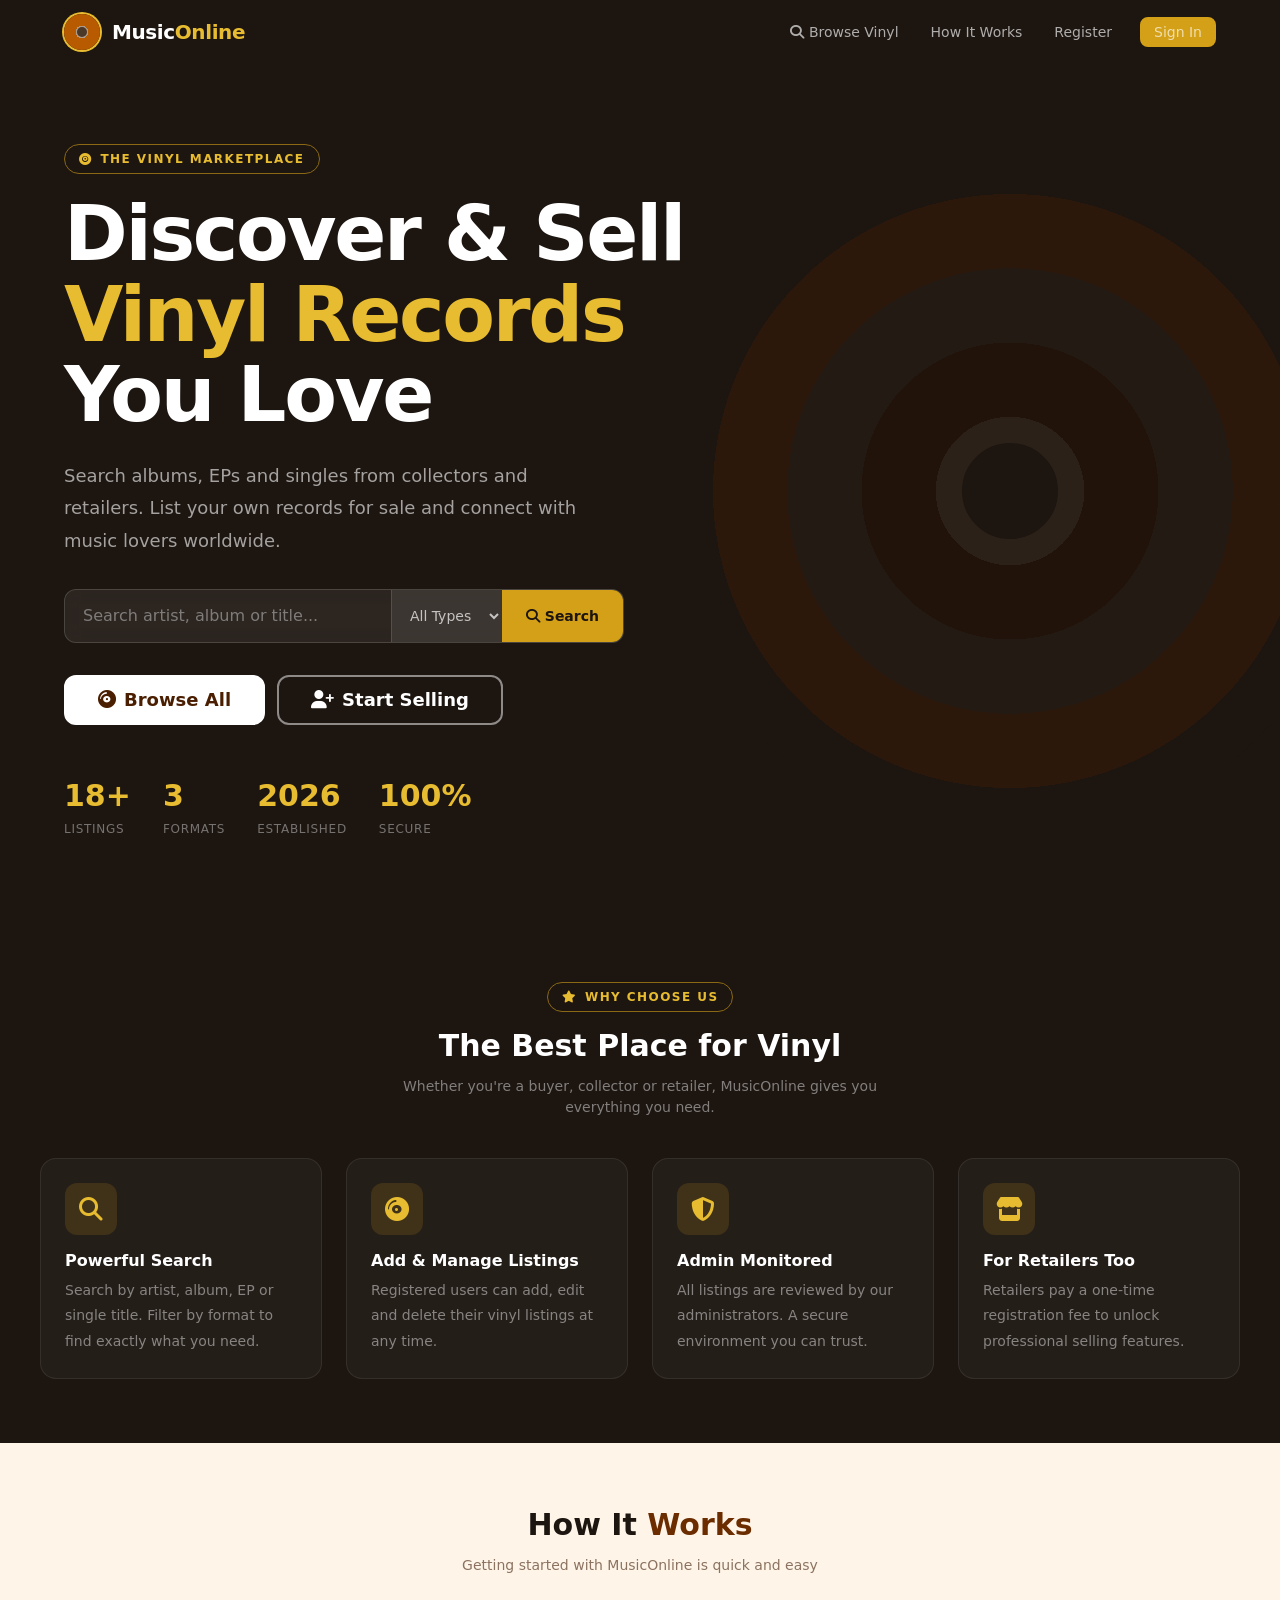
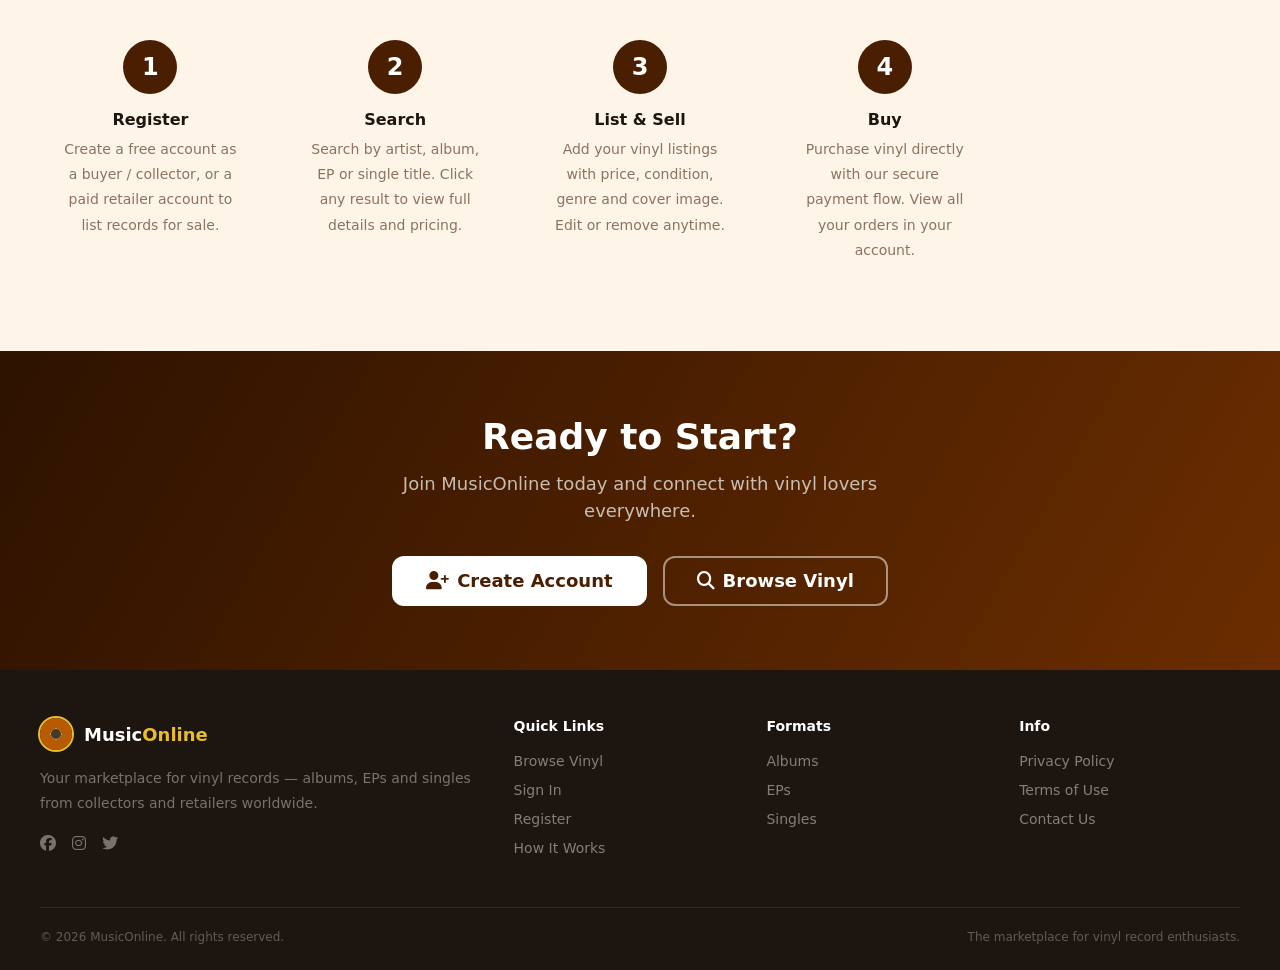
<file: frontend/index.html>
<!DOCTYPE html>
<html lang="en">
<head>
  <meta charset="UTF-8">
  <meta name="viewport" content="width=device-width, initial-scale=1.0">
  <title>MusicOnline</title>
  <script>
    var user  = localStorage.getItem('mo_user');
    var token = localStorage.getItem('mo_token');
    if (!user || !token) {
      window.location.href = 'pages/home.html';
    } else {
      window.location.href = 'pages/dashboard.html';
    }
  </script>
</head>
<body>
  <p style="font-family:sans-serif;text-align:center;padding:60px;color:#888">Redirecting...</p>
</body>
</html>
</file>
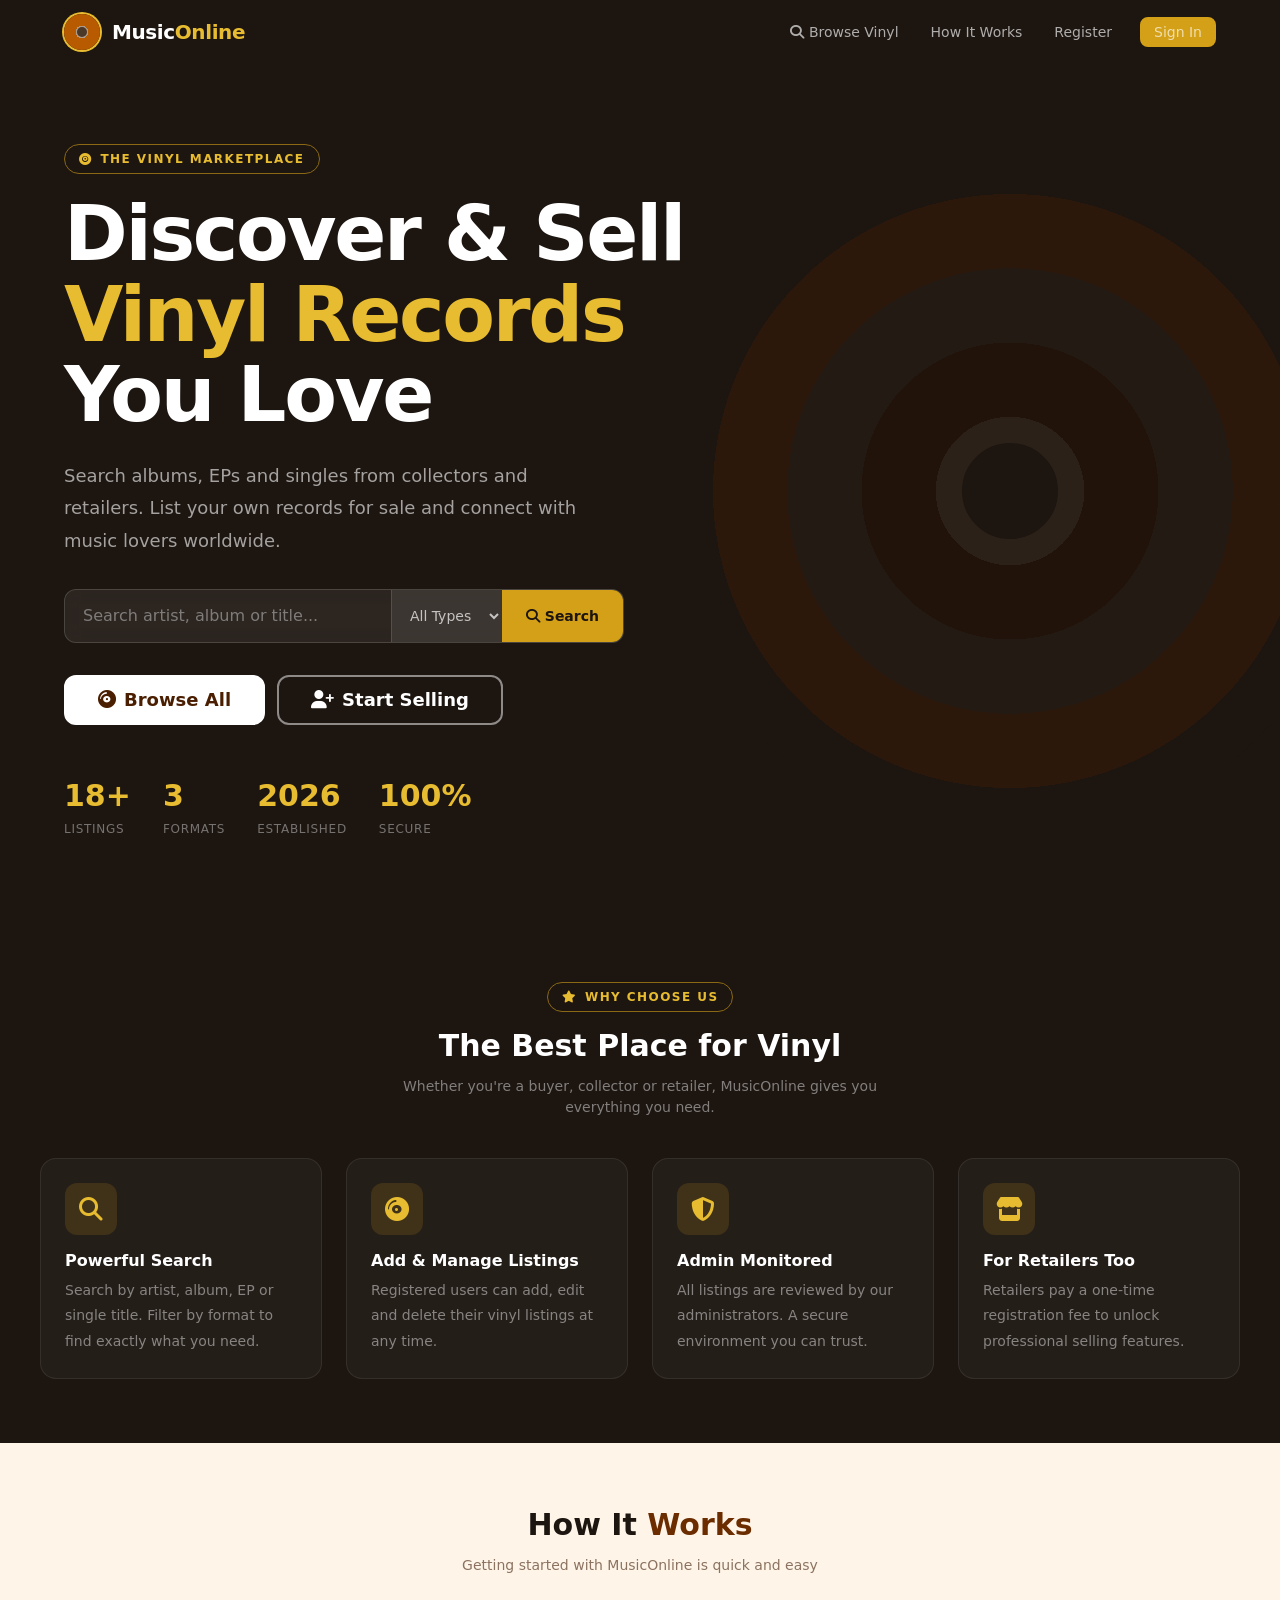
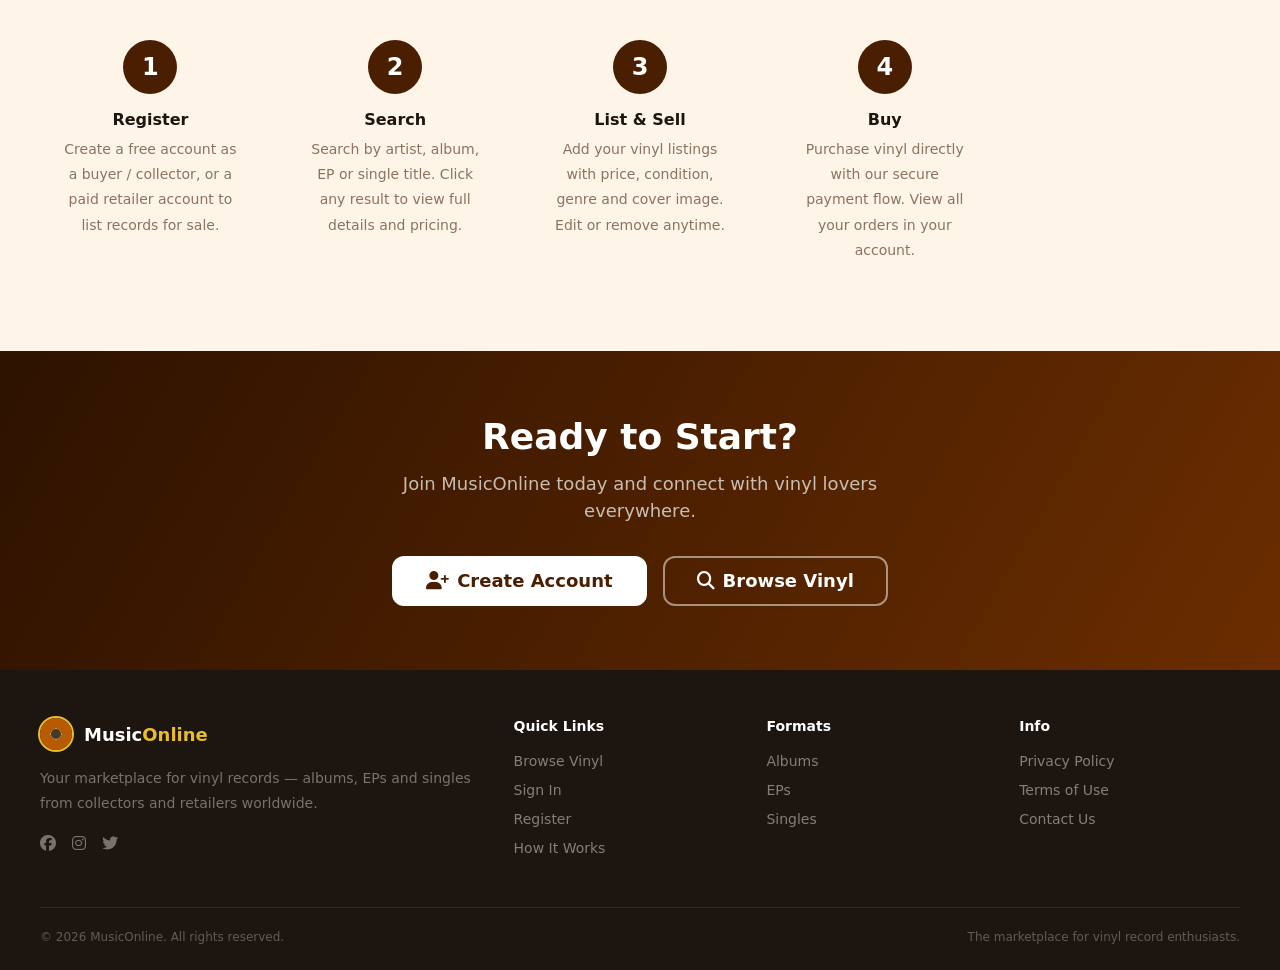
<file: frontend/pages/home.html>
<!DOCTYPE html>
<html lang="en">
<head>
  <meta charset="UTF-8">
  <meta name="viewport" content="width=device-width, initial-scale=1.0">
  <title>MusicOnline — Buy &amp; Sell Vinyl Records</title>
  <link rel="stylesheet" href="../css/variables.css">
  <link rel="stylesheet" href="../css/base.css">
  <link rel="stylesheet" href="../css/layout.css">
  <link rel="stylesheet" href="https://cdnjs.cloudflare.com/ajax/libs/font-awesome/6.5.1/css/all.min.css">
  <style>
    /* ── Hero ── */
    .hero {
      min-height: 620px;
      background: var(--neutral-900);
      color: #fff;
      display: flex; align-items: center;
      position: relative; overflow: hidden;
    }
    .hero-bg-disc {
      position: absolute; right: -80px; top: 50%; transform: translateY(-50%);
      width: 700px; height: 700px; border-radius: 50%;
      background: radial-gradient(circle at 50% 50%,
        var(--neutral-700)  0  15%,
        var(--brand-800)   15% 30%,
        var(--neutral-800) 30% 45%,
        var(--brand-700)   45% 60%,
        var(--neutral-900) 60% 75%,
        var(--brand-900)   75% 100%
      );
      opacity: .35;
    }
    .hero-bg-disc::after {
      content: ''; position: absolute; inset: 42%; border-radius: 50%;
      background: var(--neutral-900); border: 8px solid var(--neutral-700);
    }
    .hero-content {
      position: relative; z-index: 1;
      max-width: var(--container);
      margin: 0 auto; padding: var(--sp-20) var(--sp-6);
      width: 100%;
    }
    .hero-label {
      display: inline-flex; align-items: center; gap: var(--sp-2);
      font-size: var(--fs-xs); font-weight: var(--fw-semi);
      letter-spacing: .12em; text-transform: uppercase;
      color: var(--gold-400);
      border: 1px solid var(--gold-700);
      padding: 5px 14px; border-radius: var(--r-full);
      margin-bottom: var(--sp-5);
    }
    .hero-title {
      font-size: clamp(2.8rem, 6vw, 5rem);
      font-weight: var(--fw-black);
      line-height: 1.05; letter-spacing: -.03em;
      margin-bottom: var(--sp-6); max-width: 680px;
    }
    .hero-title em {
      font-style: normal;
      color: var(--gold-400);
    }
    .hero-sub {
      font-size: var(--fs-md); color: rgba(255,255,255,.6);
      line-height: var(--lh-loose); margin-bottom: var(--sp-8);
      max-width: 540px;
    }
    /* Search bar in hero */
    .hero-search {
      max-width: 560px;
      background: rgba(255,255,255,.07);
      border: 1.5px solid rgba(255,255,255,.15);
      border-radius: var(--r-lg);
      display: flex; overflow: hidden;
      margin-bottom: var(--sp-8);
      backdrop-filter: blur(8px);
    }
    .hero-search input {
      flex: 1; padding: 14px 18px;
      background: none; color: #fff;
      font-size: var(--fs-base); font-family: var(--font-ui);
    }
    .hero-search input::placeholder { color: rgba(255,255,255,.4); }
    .hero-search select {
      padding: 0 14px;
      background: rgba(255,255,255,.08);
      border-left: 1px solid rgba(255,255,255,.12);
      color: rgba(255,255,255,.7);
      font-size: var(--fs-sm);
      cursor: pointer;
    }
    .hero-search select option { background: var(--neutral-800); }
    .hero-search button {
      padding: 0 24px;
      background: var(--gold-500);
      color: var(--neutral-900);
      font-weight: var(--fw-bold);
      font-size: var(--fs-sm);
      cursor: pointer; white-space: nowrap;
      transition: background var(--ease-fast);
    }
    .hero-search button:hover { background: var(--gold-600); }
    .hero-cta { display: flex; gap: var(--sp-3); flex-wrap: wrap; }
    .hero-stats {
      display: flex; gap: var(--sp-8);
      margin-top: var(--sp-12); flex-wrap: wrap;
    }
    .hero-stat .val {
      font-size: var(--fs-2xl); font-weight: var(--fw-black);
      color: var(--gold-400);
    }
    .hero-stat .lbl { font-size: var(--fs-xs); color: rgba(255,255,255,.4); margin-top: 2px; text-transform: uppercase; letter-spacing: .06em; }

    /* ── Section titles ── */
    .section { padding: var(--sp-16) var(--sp-6); max-width: var(--container); margin: 0 auto; }
    .section-header { display: flex; align-items: center; justify-content: space-between; margin-bottom: var(--sp-8); flex-wrap: wrap; gap: var(--sp-3); }
    .section-title { font-size: var(--fs-2xl); font-weight: var(--fw-black); letter-spacing: -.02em; }
    .section-title span { color: var(--brand-500); }
    .section-subtitle { font-size: var(--fs-sm); color: var(--text-muted); margin-top: var(--sp-1); }

    /* ── Why choose us ── */
    .why-section { background: var(--neutral-900); color: #fff; padding: var(--sp-16) var(--sp-6); }
    .why-inner { max-width: var(--container); margin: 0 auto; }
    .why-grid { display: grid; grid-template-columns: repeat(auto-fill, minmax(240px,1fr)); gap: var(--sp-6); margin-top: var(--sp-10); }
    .why-card {
      background: rgba(255,255,255,.04);
      border: 1px solid rgba(255,255,255,.08);
      border-radius: var(--r-xl);
      padding: var(--sp-6);
      transition: border-color var(--ease-normal);
    }
    .why-card:hover { border-color: var(--gold-700); }
    .why-icon {
      width: 52px; height: 52px; border-radius: var(--r-lg);
      background: rgba(212,160,23,.15);
      color: var(--gold-400);
      display: flex; align-items: center; justify-content: center;
      font-size: var(--fs-xl); margin-bottom: var(--sp-4);
    }
    .why-card h3 { font-size: var(--fs-base); font-weight: var(--fw-semi); color: #fff; margin-bottom: var(--sp-2); }
    .why-card p { font-size: var(--fs-sm); color: rgba(255,255,255,.45); line-height: var(--lh-loose); }

    /* ── How it works ── */
    .how-section { background: var(--brand-50); padding: var(--sp-16) var(--sp-6); }
    .how-inner { max-width: var(--container); margin: 0 auto; }
    .how-steps { display: grid; grid-template-columns: repeat(auto-fill, minmax(220px,1fr)); gap: var(--sp-6); margin-top: var(--sp-10); }
    .how-step { text-align: center; padding: var(--sp-6); }
    .how-num {
      width: 54px; height: 54px; border-radius: 50%;
      background: var(--brand-700); color: var(--neutral-0);
      display: flex; align-items: center; justify-content: center;
      font-size: var(--fs-xl); font-weight: var(--fw-black);
      margin: 0 auto var(--sp-4);
    }
    .how-step h3 { font-size: var(--fs-base); font-weight: var(--fw-semi); color: var(--text-primary); margin-bottom: var(--sp-2); }
    .how-step p { font-size: var(--fs-sm); color: var(--text-muted); line-height: var(--lh-loose); }

    /* ── CTA band ── */
    .cta-band {
      background: linear-gradient(120deg, var(--brand-800), var(--brand-600));
      color: #fff; padding: var(--sp-16) var(--sp-6);
      text-align: center;
    }
    .cta-band h2 { font-size: var(--fs-3xl); font-weight: var(--fw-black); margin-bottom: var(--sp-3); }
    .cta-band p { font-size: var(--fs-md); opacity: .7; margin-bottom: var(--sp-8); max-width: 520px; margin-left: auto; margin-right: auto; }
    .cta-band-btns { display: flex; gap: var(--sp-4); justify-content: center; flex-wrap: wrap; }
  </style>
</head>
<body>

  <!-- Site Header -->
  <header class="site-header">
    <div class="header-inner">
      <a href="home.html" class="header-brand">
        <div class="header-disc"></div>
        <span class="header-logo-text">Music<span>Online</span></span>
      </a>
      <nav class="header-nav" id="header-nav">
        <a href="search.html"><i class="fas fa-search"></i> Browse Vinyl</a>
        <a href="#how">How It Works</a>
        <a href="login.html#register">Register</a>
        <a href="login.html" class="btn btn-gold btn-sm" style="margin-left:var(--sp-2)">Sign In</a>
      </nav>
    </div>
  </header>

  <!-- Hero -->
  <section class="hero">
    <div class="hero-bg-disc"></div>
    <div class="hero-content">
      <div class="hero-label"><i class="fas fa-record-vinyl"></i> The Vinyl Marketplace</div>
      <h1 class="hero-title">Discover &amp; Sell<br><em>Vinyl Records</em><br>You Love</h1>
      <p class="hero-sub">Search albums, EPs and singles from collectors and retailers. List your own records for sale and connect with music lovers worldwide.</p>

      <!-- Search form passes data via URL — Task 3 requirement -->
      <form class="hero-search" id="hero-search-form" onsubmit="return heroSearch(event)">
        <input type="text" id="hero-q" name="q" placeholder="Search artist, album or title..." autocomplete="off">
        <select id="hero-type" name="type">
          <option value="all">All Types</option>
          <option value="ALBUM">Album</option>
          <option value="EP">EP</option>
          <option value="SINGLE">Single</option>
        </select>
        <button type="submit"><i class="fas fa-search"></i> Search</button>
      </form>

      <div class="hero-cta">
        <a href="search.html" class="btn btn-white btn-lg"><i class="fas fa-compact-disc"></i> Browse All</a>
        <a href="login.html#register" class="btn btn-outline-white btn-lg"><i class="fas fa-user-plus"></i> Start Selling</a>
      </div>

      <div class="hero-stats">
        <div class="hero-stat"><div class="val" id="stat-listings">18+</div><div class="lbl">Listings</div></div>
        <div class="hero-stat"><div class="val">3</div><div class="lbl">Formats</div></div>
        <div class="hero-stat"><div class="val">2026</div><div class="lbl">Established</div></div>
        <div class="hero-stat"><div class="val">100%</div><div class="lbl">Secure</div></div>
      </div>
    </div>
  </section>



  <!-- Why MusicOnline -->
  <section class="why-section">
    <div class="why-inner">
      <div style="text-align:center">
        <div class="hero-label" style="justify-content:center;margin-bottom:var(--sp-4)"><i class="fas fa-star"></i> Why Choose Us</div>
        <h2 style="font-size:var(--fs-2xl);font-weight:var(--fw-black);color:#fff;margin-bottom:var(--sp-3)">The Best Place for Vinyl</h2>
        <p style="color:rgba(255,255,255,.45);max-width:540px;margin:0 auto;font-size:var(--fs-sm)">Whether you're a buyer, collector or retailer, MusicOnline gives you everything you need.</p>
      </div>
      <div class="why-grid">
        <div class="why-card">
          <div class="why-icon"><i class="fas fa-search"></i></div>
          <h3>Powerful Search</h3>
          <p>Search by artist, album, EP or single title. Filter by format to find exactly what you need.</p>
        </div>
        <div class="why-card">
          <div class="why-icon"><i class="fas fa-compact-disc"></i></div>
          <h3>Add &amp; Manage Listings</h3>
          <p>Registered users can add, edit and delete their vinyl listings at any time.</p>
        </div>
        <div class="why-card">
          <div class="why-icon"><i class="fas fa-shield-alt"></i></div>
          <h3>Admin Monitored</h3>
          <p>All listings are reviewed by our administrators. A secure environment you can trust.</p>
        </div>
        <div class="why-card">
          <div class="why-icon"><i class="fas fa-store"></i></div>
          <h3>For Retailers Too</h3>
          <p>Retailers pay a one-time registration fee to unlock professional selling features.</p>
        </div>
      </div>
    </div>
  </section>

  <!-- How It Works -->
  <section class="how-section" id="how">
    <div class="how-inner">
      <div style="text-align:center">
        <h2 style="font-size:var(--fs-2xl);font-weight:var(--fw-black);margin-bottom:var(--sp-3)">How It <span style="color:var(--brand-600)">Works</span></h2>
        <p style="color:var(--text-muted);max-width:480px;margin:0 auto;font-size:var(--fs-sm)">Getting started with MusicOnline is quick and easy</p>
      </div>
      <div class="how-steps">
        <div class="how-step">
          <div class="how-num">1</div>
          <h3>Register</h3>
          <p>Create a free account as a buyer / collector, or a paid retailer account to list records for sale.</p>
        </div>
        <div class="how-step">
          <div class="how-num">2</div>
          <h3>Search</h3>
          <p>Search by artist, album, EP or single title. Click any result to view full details and pricing.</p>
        </div>
        <div class="how-step">
          <div class="how-num">3</div>
          <h3>List &amp; Sell</h3>
          <p>Add your vinyl listings with price, condition, genre and cover image. Edit or remove anytime.</p>
        </div>
          <div class="how-step">
          <div class="how-num">4</div>
          <h3>Buy</h3>
          <p>Purchase vinyl directly with our secure payment flow. View all your orders in your account.</p>
        </div>
      </div>
    </div>
  </section>

  <!-- CTA Band -->
  <section class="cta-band">
    <h2>Ready to Start?</h2>
    <p>Join MusicOnline today and connect with vinyl lovers everywhere.</p>
    <div class="cta-band-btns">
      <a href="login.html#register" class="btn btn-white btn-lg"><i class="fas fa-user-plus"></i> Create Account</a>
      <a href="search.html" class="btn btn-outline-white btn-lg"><i class="fas fa-search"></i> Browse Vinyl</a>
    </div>
  </section>

  <!-- Footer -->
  <footer class="site-footer">
    <div class="footer-grid">
      <div class="footer-col">
        <div style="display:flex;align-items:center;gap:var(--sp-3);margin-bottom:var(--sp-4)">
          <div class="header-disc" style="width:32px;height:32px"></div>
          <span style="font-weight:var(--fw-bold);color:var(--neutral-0);font-size:var(--fs-md)">Music<span style="color:var(--gold-400)">Online</span></span>
        </div>
        <p class="footer-desc">Your marketplace for vinyl records — albums, EPs and singles from collectors and retailers worldwide.</p>
        <div class="footer-social">
          <a href="#"><i class="fab fa-facebook"></i></a>
          <a href="#"><i class="fab fa-instagram"></i></a>
          <a href="#"><i class="fab fa-twitter"></i></a>
        </div>
      </div>
      <div class="footer-col">
        <h4>Quick Links</h4>
        <a href="search.html">Browse Vinyl</a>
        <a href="login.html">Sign In</a>
        <a href="login.html#register">Register</a>
        <a href="#how">How It Works</a>
      </div>
      <div class="footer-col">
        <h4>Formats</h4>
        <a href="search.html?type=ALBUM">Albums</a>
        <a href="search.html?type=EP">EPs</a>
        <a href="search.html?type=SINGLE">Singles</a>
      </div>
      <div class="footer-col">
        <h4>Info</h4>
        <a href="#">Privacy Policy</a>
        <a href="#">Terms of Use</a>
        <a href="mailto:info@musiconline.com">Contact Us</a>
      </div>
    </div>
    <div class="footer-bottom">
      <span>&copy; 2026 MusicOnline. All rights reserved.</span>
      <span>The marketplace for vinyl record enthusiasts.</span>
    </div>
  </footer>

  <script src="../js/api-base.js"></script>
  <script src="../js/app.js"></script>
  <script>
    // Passing data via URL — Task 3 requirement
    function heroSearch(e) {
      e.preventDefault();
      var q    = document.getElementById('hero-q').value.trim();
      var type = document.getElementById('hero-type').value;
      var url  = 'search.html?';
      if (q)              url += 'q=' + encodeURIComponent(q) + '&';
      if (type !== 'all') url += 'type=' + encodeURIComponent(type) + '&';
      window.location.href = url.replace(/&$/, '');
      return false;
    }

    // Update auth nav if logged in
    var _u = moGetUser ? moGetUser() : null;
    if (_u && _u.loggedIn) {
      var nav = document.getElementById('header-nav');
      var signInBtn = nav.querySelector('a.btn-gold');
      if (signInBtn) { signInBtn.href = 'dashboard.html'; signInBtn.innerHTML = '<i class="fas fa-tachometer-alt"></i> Dashboard'; }
    }

  </script>
</body>
</html>
</file>
<file: frontend/css/variables.css>
/* ═══════════════════════════════════════════════════════
   MusicOnline — Design Tokens
   Vinyl Record Store theme: warm cream, deep brown, gold
   ═══════════════════════════════════════════════════════ */

:root {
  /* ── Brand palette ── */
  --brand-900: #1a0a00;
  --brand-800: #2d1200;
  --brand-700: #4a1e00;
  --brand-600: #6b2d00;
  --brand-500: #8b3a00;
  --brand-400: #b85a00;
  --brand-300: #e07820;
  --brand-200: #f0a050;
  --brand-100: #f8d4a0;
  --brand-50:  #fef5e8;

  /* ── Gold accent ── */
  --gold-700:  #8b6914;
  --gold-600:  #b8890e;
  --gold-500:  #d4a017;
  --gold-400:  #e8bc30;
  --gold-300:  #f5d060;
  --gold-100:  #fef7d0;

  /* ── Neutrals ── */
  --neutral-950: #0a0804;
  --neutral-900: #1c1510;
  --neutral-800: #2e241a;
  --neutral-700: #4a3828;
  --neutral-600: #6b5540;
  --neutral-500: #8c7260;
  --neutral-400: #b09a88;
  --neutral-300: #cfc0b0;
  --neutral-200: #e5d8cc;
  --neutral-100: #f2ece4;
  --neutral-50:  #faf7f3;
  --neutral-0:   #ffffff;

  /* ── Semantic colours ── */
  --clr-primary:     var(--brand-700);
  --clr-primary-dk:  var(--brand-900);
  --clr-accent:      var(--gold-500);
  --clr-accent-lt:   var(--gold-100);
  --clr-success:     #2d7a3a;
  --clr-warning:     #c27d00;
  --clr-error:       #b83232;
  --clr-info:        #1a5f8a;

  /* ── Text ── */
  --text-primary:    var(--neutral-900);
  --text-secondary:  var(--neutral-700);
  --text-muted:      var(--neutral-500);
  --text-inverse:    var(--neutral-0);
  --text-on-brand:   var(--gold-300);

  /* ── Backgrounds ── */
  --bg-page:         var(--neutral-50);
  --bg-card:         var(--neutral-0);
  --bg-header:       var(--neutral-900);
  --bg-footer:       var(--neutral-900);
  --bg-sidebar:      var(--neutral-800);
  --bg-input:        var(--neutral-0);

  /* ── Typography ── */
  --font-body:    'Georgia', 'Times New Roman', serif;
  --font-ui:      'Segoe UI', system-ui, -apple-system, sans-serif;
  --font-mono:    'Consolas', 'Courier New', monospace;

  --fs-xs:    0.75rem;
  --fs-sm:    0.875rem;
  --fs-base:  1rem;
  --fs-md:    1.125rem;
  --fs-lg:    1.25rem;
  --fs-xl:    1.5rem;
  --fs-2xl:   1.875rem;
  --fs-3xl:   2.25rem;
  --fs-4xl:   3rem;

  --fw-normal:  400;
  --fw-medium:  500;
  --fw-semi:    600;
  --fw-bold:    700;
  --fw-black:   900;

  --lh-tight:   1.2;
  --lh-normal:  1.5;
  --lh-loose:   1.8;

  /* ── Spacing ── */
  --sp-1:  0.25rem;
  --sp-2:  0.5rem;
  --sp-3:  0.75rem;
  --sp-4:  1rem;
  --sp-5:  1.25rem;
  --sp-6:  1.5rem;
  --sp-8:  2rem;
  --sp-10: 2.5rem;
  --sp-12: 3rem;
  --sp-16: 4rem;
  --sp-20: 5rem;

  /* ── Radii ── */
  --r-sm:   4px;
  --r-md:   8px;
  --r-lg:   12px;
  --r-xl:   16px;
  --r-2xl:  24px;
  --r-full: 9999px;

  /* ── Shadows ── */
  --shadow-sm:  0 1px 3px rgba(26,10,0,.08);
  --shadow-md:  0 4px 12px rgba(26,10,0,.12);
  --shadow-lg:  0 8px 24px rgba(26,10,0,.16);
  --shadow-xl:  0 16px 48px rgba(26,10,0,.20);

  /* ── Transitions ── */
  --ease-fast:    150ms ease;
  --ease-normal:  250ms ease;
  --ease-slow:    400ms ease;

  /* ── Layout ── */
  --container:    1200px;
  --sidebar-w:    260px;
  --topbar-h:     64px;
}
</file>
<file: frontend/css/base.css>
/* ═══════════════════════════
   MusicOnline — Base / Reset
   ═══════════════════════════ */

*, *::before, *::after { box-sizing: border-box; margin: 0; padding: 0; }

html { scroll-behavior: smooth; font-size: 16px; }

body {
  font-family: var(--font-ui);
  font-size: var(--fs-base);
  color: var(--text-primary);
  background: var(--bg-page);
  line-height: var(--lh-normal);
  -webkit-font-smoothing: antialiased;
}

a { color: inherit; text-decoration: none; }
img, svg { display: block; max-width: 100%; }
button, input, select, textarea {
  font: inherit;
  border: none;
  outline: none;
  background: none;
}
ul, ol { list-style: none; }
h1,h2,h3,h4,h5,h6 { font-family: var(--font-ui); line-height: var(--lh-tight); }

/* ── Scrollbar ── */
::-webkit-scrollbar { width: 6px; height: 6px; }
::-webkit-scrollbar-track { background: var(--neutral-100); }
::-webkit-scrollbar-thumb { background: var(--neutral-300); border-radius: var(--r-full); }
::-webkit-scrollbar-thumb:hover { background: var(--neutral-400); }

/* ── Focus visible ── */
:focus-visible { outline: 2px solid var(--clr-accent); outline-offset: 2px; }

/* ── Container ── */
.container {
  max-width: var(--container);
  margin: 0 auto;
  padding: 0 var(--sp-6);
}

/* ══════════════════
   Utility classes
   ══════════════════ */
.truncate { white-space: nowrap; overflow: hidden; text-overflow: ellipsis; }
.sr-only { position: absolute; width: 1px; height: 1px; overflow: hidden; clip: rect(0,0,0,0); }
.text-center { text-align: center; }
.text-muted { color: var(--text-muted); }

/* ── Grid helpers ── */
.grid-2 { display: grid; grid-template-columns: 1fr 1fr; gap: var(--sp-4); }
.grid-3 { display: grid; grid-template-columns: repeat(3,1fr); gap: var(--sp-4); }
.grid-4 { display: grid; grid-template-columns: repeat(4,1fr); gap: var(--sp-4); }

/* ── Flex helpers ── */
.flex { display: flex; }
.flex-center { display: flex; align-items: center; justify-content: center; }
.gap-2 { gap: var(--sp-2); }
.gap-4 { gap: var(--sp-4); }

/* ══════════════════
   Buttons
   ══════════════════ */
.btn {
  display: inline-flex;
  align-items: center;
  justify-content: center;
  gap: var(--sp-2);
  padding: 10px 22px;
  font-size: var(--fs-sm);
  font-weight: var(--fw-semi);
  border-radius: var(--r-md);
  cursor: pointer;
  transition: all var(--ease-fast);
  white-space: nowrap;
  border: 2px solid transparent;
  text-decoration: none;
  line-height: 1;
}
.btn:disabled { opacity: .5; cursor: not-allowed; }

/* Primary */
.btn-primary {
  background: var(--brand-700);
  color: var(--neutral-0);
  border-color: var(--brand-700);
}
.btn-primary:hover:not(:disabled) {
  background: var(--brand-800);
  border-color: var(--brand-800);
  transform: translateY(-1px);
  box-shadow: var(--shadow-md);
}

/* Gold accent */
.btn-gold {
  background: var(--gold-500);
  color: var(--neutral-900);
  border-color: var(--gold-500);
}
.btn-gold:hover:not(:disabled) {
  background: var(--gold-600);
  border-color: var(--gold-600);
  transform: translateY(-1px);
  box-shadow: var(--shadow-md);
}

/* Outline */
.btn-outline {
  background: transparent;
  color: var(--brand-700);
  border-color: var(--brand-700);
}
.btn-outline:hover:not(:disabled) {
  background: var(--brand-700);
  color: var(--neutral-0);
}

/* Ghost */
.btn-ghost {
  background: transparent;
  color: var(--text-secondary);
  border-color: var(--neutral-300);
}
.btn-ghost:hover:not(:disabled) {
  background: var(--neutral-100);
  color: var(--text-primary);
}

/* Danger */
.btn-danger {
  background: var(--clr-error);
  color: #fff;
  border-color: var(--clr-error);
}
.btn-danger:hover:not(:disabled) { background: #922020; border-color: #922020; }

/* Sizes */
.btn-sm { padding: 7px 14px; font-size: var(--fs-xs); border-radius: var(--r-sm); }
.btn-lg { padding: 14px 32px; font-size: var(--fs-md); border-radius: var(--r-lg); }
.btn-icon { padding: 8px; aspect-ratio: 1; }

/* White on dark bg */
.btn-white {
  background: var(--neutral-0);
  color: var(--brand-700);
  border-color: var(--neutral-0);
}
.btn-white:hover:not(:disabled) { background: var(--neutral-100); }

.btn-outline-white {
  background: transparent;
  color: var(--neutral-0);
  border-color: rgba(255,255,255,.5);
}
.btn-outline-white:hover:not(:disabled) {
  background: rgba(255,255,255,.15);
  border-color: #fff;
}

/* ══════════════════
   Badges
   ══════════════════ */
.badge {
  display: inline-flex;
  align-items: center;
  padding: 3px 10px;
  font-size: var(--fs-xs);
  font-weight: var(--fw-semi);
  border-radius: var(--r-full);
  letter-spacing: .03em;
  white-space: nowrap;
}
.badge-album   { background: #e8edf8; color: #1e3a8a; }
.badge-ep      { background: #e8f5e9; color: #1b5e20; }
.badge-single  { background: #fff3e0; color: #7b4200; }
.badge-admin   { background: #fce4ec; color: #8b0000; }
.badge-retailer{ background: #fff8e1; color: #5a4000; }
.badge-user    { background: var(--neutral-100); color: var(--neutral-700); }
.badge-active  { background: #e8f5e9; color: #1b5e20; }
.badge-disabled{ background: #fce4ec; color: #8b0000; }
.badge-neutral { background: var(--neutral-100); color: var(--neutral-600); }

/* ══════════════════
   Forms
   ══════════════════ */
.form-group { display: flex; flex-direction: column; gap: var(--sp-1); }

.form-label {
  font-size: var(--fs-sm);
  font-weight: var(--fw-semi);
  color: var(--text-secondary);
  letter-spacing: .02em;
}

.form-input,
.form-select,
.form-textarea {
  width: 100%;
  padding: 10px 14px;
  background: var(--bg-input);
  border: 1.5px solid var(--neutral-300);
  border-radius: var(--r-md);
  color: var(--text-primary);
  font-size: var(--fs-sm);
  transition: border-color var(--ease-fast), box-shadow var(--ease-fast);
}
.form-input:focus,
.form-select:focus,
.form-textarea:focus {
  border-color: var(--brand-500);
  box-shadow: 0 0 0 3px rgba(107,45,0,.12);
  outline: none;
}
.form-input::placeholder,
.form-textarea::placeholder { color: var(--neutral-400); }
.form-textarea { resize: vertical; min-height: 90px; }
.form-select { cursor: pointer; }
.form-hint { font-size: var(--fs-xs); color: var(--text-muted); }
.form-error-msg { font-size: var(--fs-xs); color: var(--clr-error); font-weight: var(--fw-medium); }

.form-input-wrap { position: relative; }
.form-input-wrap .icon {
  position: absolute; left: 12px; top: 50%; transform: translateY(-50%);
  color: var(--neutral-400); pointer-events: none;
}
.form-input-wrap input { padding-left: 38px; }
.input-toggle-btn {
  position: absolute; right: 10px; top: 50%; transform: translateY(-50%);
  color: var(--neutral-400); cursor: pointer; padding: 4px;
  background: none; border: none; font-size: var(--fs-sm);
}

/* ══════════════════
   Cards
   ══════════════════ */
.card {
  background: var(--bg-card);
  border: 1px solid var(--neutral-200);
  border-radius: var(--r-xl);
  padding: var(--sp-6);
  box-shadow: var(--shadow-sm);
}
.card-hover:hover {
  box-shadow: var(--shadow-md);
  transform: translateY(-2px);
  transition: all var(--ease-normal);
}

/* ══════════════════
   Tables
   ══════════════════ */
.table-wrap { overflow-x: auto; border-radius: var(--r-lg); border: 1px solid var(--neutral-200); }
.table { width: 100%; border-collapse: collapse; font-size: var(--fs-sm); }
.table thead { background: var(--neutral-900); }
.table thead th {
  padding: 12px 16px;
  text-align: left;
  color: rgba(255,255,255,.7);
  font-size: var(--fs-xs);
  font-weight: var(--fw-semi);
  letter-spacing: .07em;
  text-transform: uppercase;
  white-space: nowrap;
}
.table tbody tr { border-bottom: 1px solid var(--neutral-100); transition: background var(--ease-fast); }
.table tbody tr:last-child { border-bottom: none; }
.table tbody tr:hover { background: var(--brand-50); }
.table td { padding: 12px 16px; color: var(--text-secondary); vertical-align: middle; }
.table td strong { color: var(--text-primary); font-weight: var(--fw-semi); }

/* ══════════════════
   Toast
   ══════════════════ */
#toast-container {
  position: fixed; bottom: var(--sp-6); right: var(--sp-6);
  z-index: 9999; display: flex; flex-direction: column; gap: var(--sp-2);
  pointer-events: none;
}
.toast {
  display: flex; align-items: center; gap: var(--sp-2);
  padding: 12px 18px;
  background: var(--neutral-900);
  color: var(--neutral-0);
  border-radius: var(--r-lg);
  font-size: var(--fs-sm);
  font-weight: var(--fw-medium);
  box-shadow: var(--shadow-lg);
  pointer-events: auto;
  animation: slideUp .25s ease;
  max-width: 360px;
}
.toast-success { background: var(--clr-success); }
.toast-error   { background: var(--clr-error); }
.toast-warning { background: var(--clr-warning); }
@keyframes slideUp {
  from { opacity: 0; transform: translateY(12px); }
  to   { opacity: 1; transform: translateY(0); }
}

/* ══════════════════
   Spinner
   ══════════════════ */
.spinner {
  width: 36px; height: 36px;
  border: 3px solid var(--neutral-200);
  border-top-color: var(--brand-500);
  border-radius: 50%;
  animation: spin .7s linear infinite;
}
@keyframes spin { to { transform: rotate(360deg); } }

/* ══════════════════
   Empty state
   ══════════════════ */
.empty-state {
  padding: var(--sp-12) var(--sp-6);
  text-align: center;
  color: var(--text-muted);
}
.empty-state .icon { font-size: 3rem; margin-bottom: var(--sp-4); opacity: .4; }
.empty-state h3 { font-size: var(--fs-lg); font-weight: var(--fw-semi); margin-bottom: var(--sp-2); color: var(--text-secondary); }
.empty-state p { font-size: var(--fs-sm); }

/* ══════════════════
   Pagination
   ══════════════════ */
.pagination {
  display: flex; align-items: center; justify-content: center;
  gap: var(--sp-2); padding: var(--sp-4) 0; flex-wrap: wrap;
}
.page-btn {
  min-width: 36px; height: 36px;
  padding: 0 var(--sp-3);
  border: 1.5px solid var(--neutral-300);
  border-radius: var(--r-md);
  font-size: var(--fs-sm);
  font-weight: var(--fw-medium);
  color: var(--text-secondary);
  cursor: pointer;
  transition: all var(--ease-fast);
  background: var(--neutral-0);
}
.page-btn:hover:not(:disabled) { border-color: var(--brand-500); color: var(--brand-700); background: var(--brand-50); }
.page-btn.active { background: var(--brand-700); color: #fff; border-color: var(--brand-700); }
.page-btn:disabled { opacity: .4; cursor: not-allowed; }

/* ══════════════════
   Modal
   ══════════════════ */
.modal-overlay {
  position: fixed; inset: 0;
  background: rgba(0,0,0,.55);
  display: flex; align-items: center; justify-content: center;
  z-index: 1000; padding: var(--sp-4);
  backdrop-filter: blur(3px);
}
.modal {
  background: var(--bg-card);
  border-radius: var(--r-xl);
  box-shadow: var(--shadow-xl);
  max-width: 560px; width: 100%;
  max-height: 90vh; overflow-y: auto;
}
.modal-header {
  display: flex; align-items: center; justify-content: space-between;
  padding: var(--sp-5) var(--sp-6);
  border-bottom: 1px solid var(--neutral-200);
}
.modal-title { font-size: var(--fs-lg); font-weight: var(--fw-bold); color: var(--text-primary); }
.modal-close {
  width: 32px; height: 32px; border-radius: var(--r-full);
  display: flex; align-items: center; justify-content: center;
  cursor: pointer; color: var(--text-muted);
  transition: all var(--ease-fast);
  background: none; border: none; font-size: var(--fs-md);
}
.modal-close:hover { background: var(--neutral-100); color: var(--text-primary); }
.modal-body { padding: var(--sp-6); }
.modal-footer {
  padding: var(--sp-4) var(--sp-6);
  border-top: 1px solid var(--neutral-200);
  display: flex; justify-content: flex-end; gap: var(--sp-3);
}

/* ══════════════════
   Vinyl cards (reusable)
   ══════════════════ */
.vinyl-grid {
  display: grid;
  grid-template-columns: repeat(auto-fill, minmax(200px, 1fr));
  gap: var(--sp-5);
}

.vinyl-card {
  background: var(--bg-card);
  border: 1px solid var(--neutral-200);
  border-radius: var(--r-xl);
  overflow: hidden;
  cursor: pointer;
  transition: all var(--ease-normal);
  position: relative;
}
.vinyl-card:hover {
  box-shadow: var(--shadow-lg);
  transform: translateY(-4px);
  border-color: var(--brand-300);
}
.vinyl-card-img {
  height: 160px;
  background: linear-gradient(135deg, var(--brand-800), var(--neutral-700));
  display: flex; align-items: center; justify-content: center;
  color: rgba(255,255,255,.25);
  font-size: 3.5rem;
  overflow: hidden;
  position: relative;
}
.vinyl-card-img::after {
  content: '';
  position: absolute; inset: 0;
  background: radial-gradient(circle at 50% 50%, transparent 30%, rgba(0,0,0,.3) 100%);
}
.vinyl-card-img img { width: 100%; height: 100%; object-fit: cover; }
.vinyl-card-body { padding: var(--sp-3) var(--sp-4) var(--sp-2); }
.vinyl-card-title { font-weight: var(--fw-semi); font-size: var(--fs-sm); color: var(--text-primary); margin-bottom: 2px; }
.vinyl-card-artist { font-size: var(--fs-xs); color: var(--text-muted); margin-bottom: var(--sp-2); }
.vinyl-card-footer {
  display: flex; align-items: center; justify-content: space-between;
  padding: var(--sp-2) var(--sp-4) var(--sp-3);
  border-top: 1px solid var(--neutral-100);
}
.vinyl-price { font-size: var(--fs-md); font-weight: var(--fw-bold); color: var(--brand-600); }

/* ══════════════════
   Stat cards
   ══════════════════ */
.stat-card {
  background: var(--bg-card);
  border: 1px solid var(--neutral-200);
  border-radius: var(--r-xl);
  padding: var(--sp-5) var(--sp-6);
  display: flex; align-items: center; gap: var(--sp-4);
  box-shadow: var(--shadow-sm);
}
.stat-icon {
  width: 52px; height: 52px; border-radius: var(--r-lg);
  display: flex; align-items: center; justify-content: center;
  font-size: var(--fs-xl); flex-shrink: 0;
}
.stat-val { font-size: var(--fs-2xl); font-weight: var(--fw-black); color: var(--text-primary); line-height: 1; }
.stat-lbl { font-size: var(--fs-xs); color: var(--text-muted); font-weight: var(--fw-medium); letter-spacing: .04em; text-transform: uppercase; margin-top: 2px; }
.stats-row { display: grid; grid-template-columns: repeat(auto-fill, minmax(200px,1fr)); gap: var(--sp-4); }
</file>
<file: frontend/css/layout.css>
/* ═══════════════════════════════════════
   MusicOnline — Layout (app + public)
   ═══════════════════════════════════════ */

/* ══════════════════════
   App layout (logged in)
   ══════════════════════ */
.app-layout {
  display: flex;
  min-height: 100vh;
}

/* ── Sidebar ── */
.sidebar {
  width: var(--sidebar-w);
  min-height: 100vh;
  background: var(--bg-sidebar);
  display: flex; flex-direction: column;
  position: fixed; top: 0; left: 0;
  z-index: 100;
  flex-shrink: 0;
  border-right: 1px solid rgba(255,255,255,.06);
}

.sidebar-logo {
  display: flex; align-items: center; gap: var(--sp-3);
  padding: var(--sp-5) var(--sp-5);
  border-bottom: 1px solid rgba(255,255,255,.08);
  text-decoration: none;
}
.sidebar-logo-disc {
  width: 38px; height: 38px; border-radius: 50%;
  background: radial-gradient(circle at 50% 50%, var(--neutral-600) 0 25%, var(--brand-700) 25% 100%);
  position: relative; flex-shrink: 0;
  box-shadow: 0 0 0 3px var(--gold-500);
}
.sidebar-logo-disc::after {
  content: ''; position: absolute;
  inset: 35%; border-radius: 50%;
  background: var(--neutral-700);
}
.sidebar-logo-text {
  font-size: var(--fs-md);
  font-weight: var(--fw-bold);
  color: var(--neutral-0);
  letter-spacing: -.02em;
}
.sidebar-logo-text span { color: var(--gold-400); }

.sidebar-nav { flex: 1; padding: var(--sp-4) var(--sp-3); overflow-y: auto; }
.nav-section {
  font-size: var(--fs-xs);
  font-weight: var(--fw-semi);
  color: rgba(255,255,255,.3);
  letter-spacing: .09em;
  text-transform: uppercase;
  padding: var(--sp-4) var(--sp-3) var(--sp-2);
}
.nav-item {
  display: flex; align-items: center; gap: var(--sp-3);
  padding: 9px var(--sp-3);
  border-radius: var(--r-md);
  font-size: var(--fs-sm);
  font-weight: var(--fw-medium);
  color: rgba(255,255,255,.55);
  cursor: pointer; text-decoration: none;
  transition: all var(--ease-fast);
  margin-bottom: 2px;
}
.nav-item i { width: 18px; text-align: center; font-size: var(--fs-sm); }
.nav-item:hover { color: rgba(255,255,255,.9); background: rgba(255,255,255,.07); }
.nav-item.active { color: var(--gold-300); background: rgba(212,160,23,.12); }
.nav-item.active i { color: var(--gold-400); }

.sidebar-user {
  display: flex; align-items: center; gap: var(--sp-3);
  padding: var(--sp-4) var(--sp-4);
  border-top: 1px solid rgba(255,255,255,.08);
  cursor: pointer;
  transition: background var(--ease-fast);
}
.sidebar-user:hover { background: rgba(255,255,255,.05); }
.sidebar-avatar {
  width: 36px; height: 36px; border-radius: 50%;
  background: linear-gradient(135deg, var(--brand-500), var(--brand-800));
  display: flex; align-items: center; justify-content: center;
  color: var(--neutral-0); font-size: var(--fs-sm); flex-shrink: 0;
}
.sidebar-user-info { flex: 1; min-width: 0; }
.sidebar-username {
  font-size: var(--fs-xs); font-weight: var(--fw-semi);
  color: rgba(255,255,255,.8); white-space: nowrap; overflow: hidden; text-overflow: ellipsis;
}
.sidebar-role { font-size: 11px; color: rgba(255,255,255,.35); }

/* ── Main content ── */
.main-content {
  flex: 1;
  margin-left: var(--sidebar-w);
  display: flex; flex-direction: column;
  min-height: 100vh;
}

.topbar {
  height: var(--topbar-h);
  background: var(--bg-card);
  border-bottom: 1px solid var(--neutral-200);
  display: flex; align-items: center; justify-content: space-between;
  padding: 0 var(--sp-8);
  position: sticky; top: 0; z-index: 50;
}
.topbar-title {
  font-size: var(--fs-md);
  font-weight: var(--fw-bold);
  color: var(--text-primary);
  display: flex; align-items: center; gap: var(--sp-3);
}
.topbar-actions { display: flex; align-items: center; gap: var(--sp-3); }

.page-content { flex: 1; padding: var(--sp-8); }

/* ══════════════════════════
   Public page: header/footer
   ══════════════════════════ */
.site-header {
  background: var(--bg-header);
  color: var(--neutral-0);
  position: sticky; top: 0; z-index: 200;
}
.header-inner {
  max-width: var(--container);
  margin: 0 auto;
  padding: 0 var(--sp-6);
  height: var(--topbar-h);
  display: flex; align-items: center; justify-content: space-between;
}
.header-brand {
  display: flex; align-items: center; gap: var(--sp-3);
  text-decoration: none;
}
.header-disc {
  width: 36px; height: 36px; border-radius: 50%;
  background: radial-gradient(circle at 50% 50%, var(--neutral-400) 0 25%, var(--brand-400) 25% 100%);
  position: relative; flex-shrink: 0;
  box-shadow: 0 0 0 2px var(--gold-400);
}
.header-disc::after {
  content: ''; position: absolute; inset: 35%; border-radius: 50%;
  background: var(--neutral-700);
}
.header-logo-text {
  font-size: var(--fs-lg);
  font-weight: var(--fw-bold);
  color: var(--neutral-0);
  letter-spacing: -.02em;
}
.header-logo-text span { color: var(--gold-400); }
.header-nav {
  display: flex; align-items: center; gap: var(--sp-2);
  flex-wrap: wrap;
}
.header-nav a {
  padding: 6px var(--sp-3);
  font-size: var(--fs-sm);
  font-weight: var(--fw-medium);
  color: rgba(255,255,255,.65);
  border-radius: var(--r-md);
  transition: color var(--ease-fast), background var(--ease-fast);
  text-decoration: none;
}
.header-nav a:hover { color: #fff; background: rgba(255,255,255,.08); }

.site-footer {
  background: var(--bg-footer);
  color: rgba(255,255,255,.5);
  padding: var(--sp-12) var(--sp-6) var(--sp-6);
  font-size: var(--fs-sm);
}
.footer-grid {
  max-width: var(--container);
  margin: 0 auto;
  display: grid;
  grid-template-columns: 2fr 1fr 1fr 1fr;
  gap: var(--sp-8);
  margin-bottom: var(--sp-10);
}
.footer-col h4 { color: var(--neutral-0); font-size: var(--fs-sm); font-weight: var(--fw-semi); margin-bottom: var(--sp-4); }
.footer-col a { display: block; margin-bottom: var(--sp-2); color: rgba(255,255,255,.45); transition: color var(--ease-fast); }
.footer-col a:hover { color: var(--gold-400); }
.footer-desc { color: rgba(255,255,255,.4); line-height: var(--lh-loose); margin-bottom: var(--sp-4); }
.footer-bottom {
  max-width: var(--container); margin: 0 auto;
  border-top: 1px solid rgba(255,255,255,.08);
  padding-top: var(--sp-5);
  display: flex; justify-content: space-between; align-items: center; flex-wrap: wrap; gap: var(--sp-3);
  font-size: var(--fs-xs); color: rgba(255,255,255,.3);
}
.footer-social { display: flex; gap: var(--sp-4); }
.footer-social a { color: rgba(255,255,255,.4); font-size: var(--fs-base); transition: color var(--ease-fast); }
.footer-social a:hover { color: var(--gold-400); }

/* ══════════════════
   Responsive
   ══════════════════ */
@media (max-width: 900px) {
  .sidebar { transform: translateX(-100%); transition: transform var(--ease-normal); }
  .sidebar.open { transform: translateX(0); }
  .main-content { margin-left: 0; }
  .footer-grid { grid-template-columns: 1fr 1fr; }
}
@media (max-width: 600px) {
  .page-content { padding: var(--sp-4); }
  .footer-grid { grid-template-columns: 1fr; }
  .stats-row { grid-template-columns: 1fr; }
  .grid-2, .grid-3, .grid-4 { grid-template-columns: 1fr; }
}
</file>
